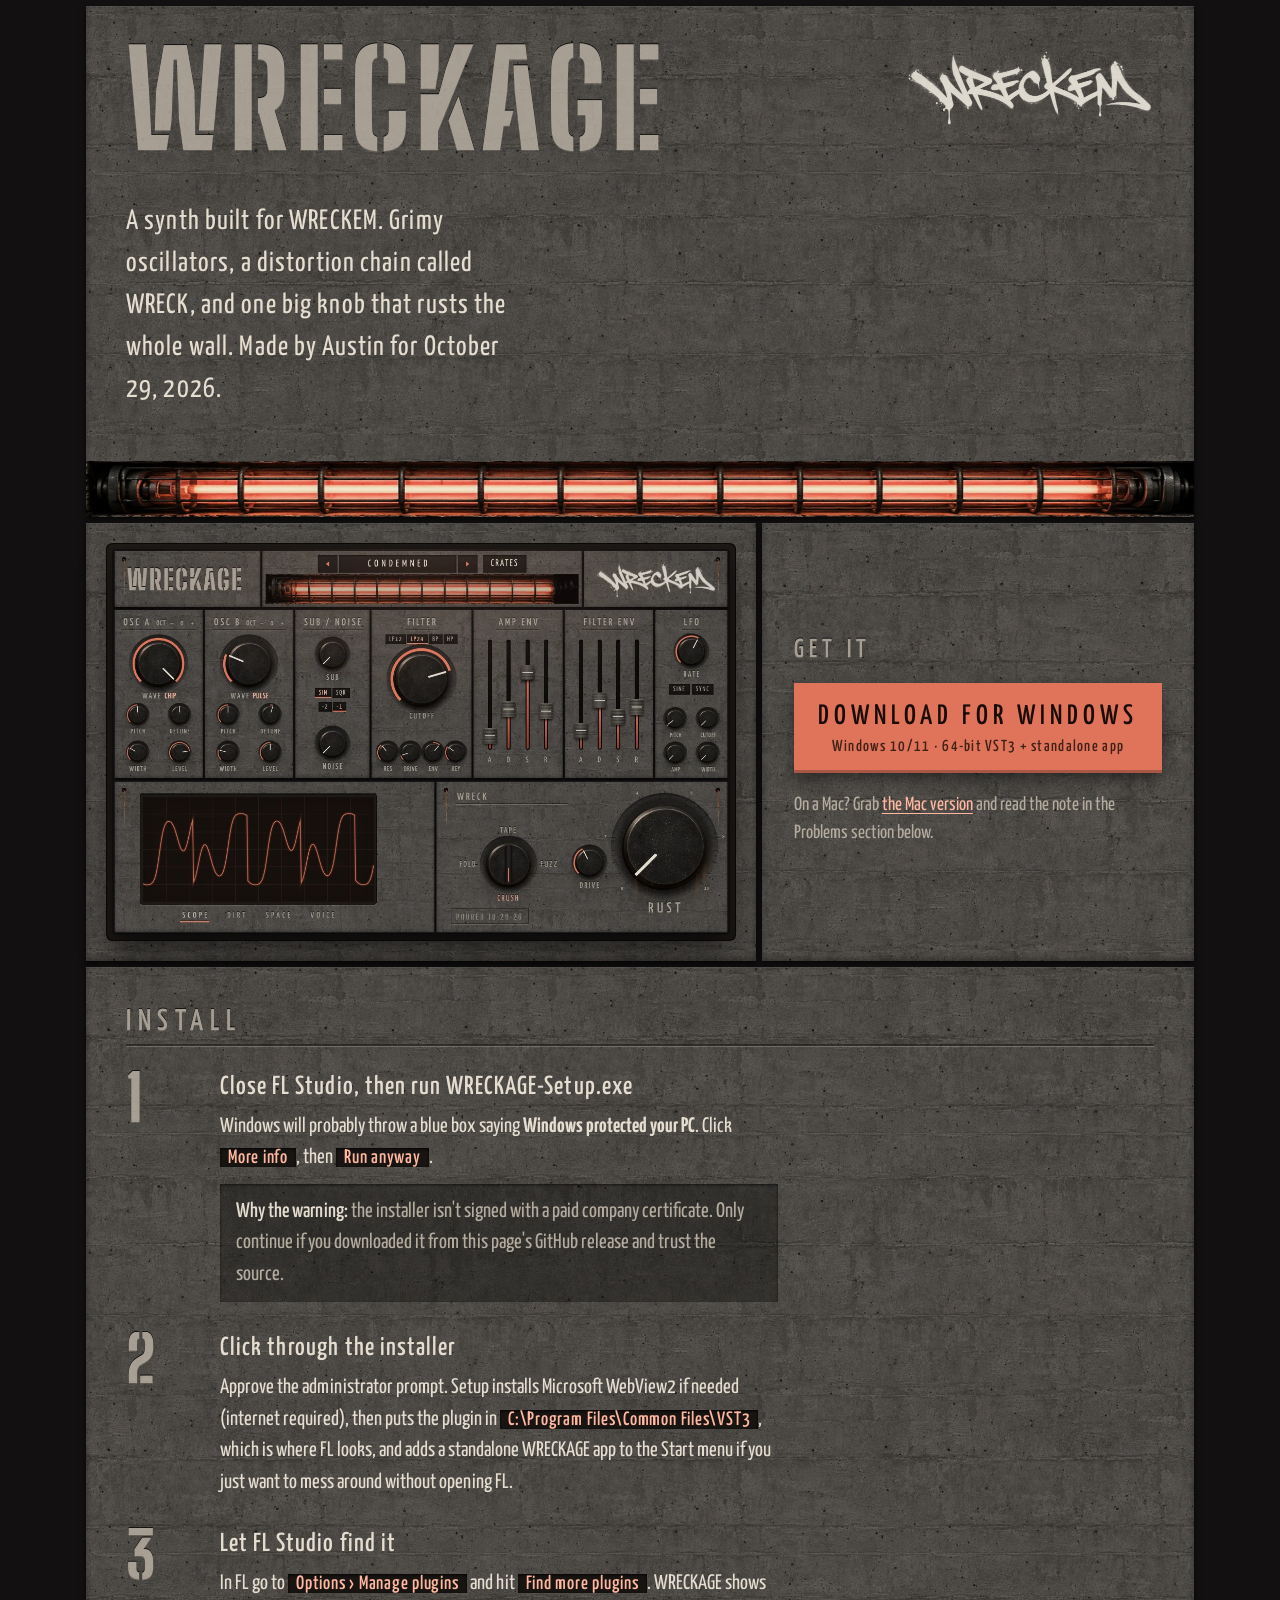
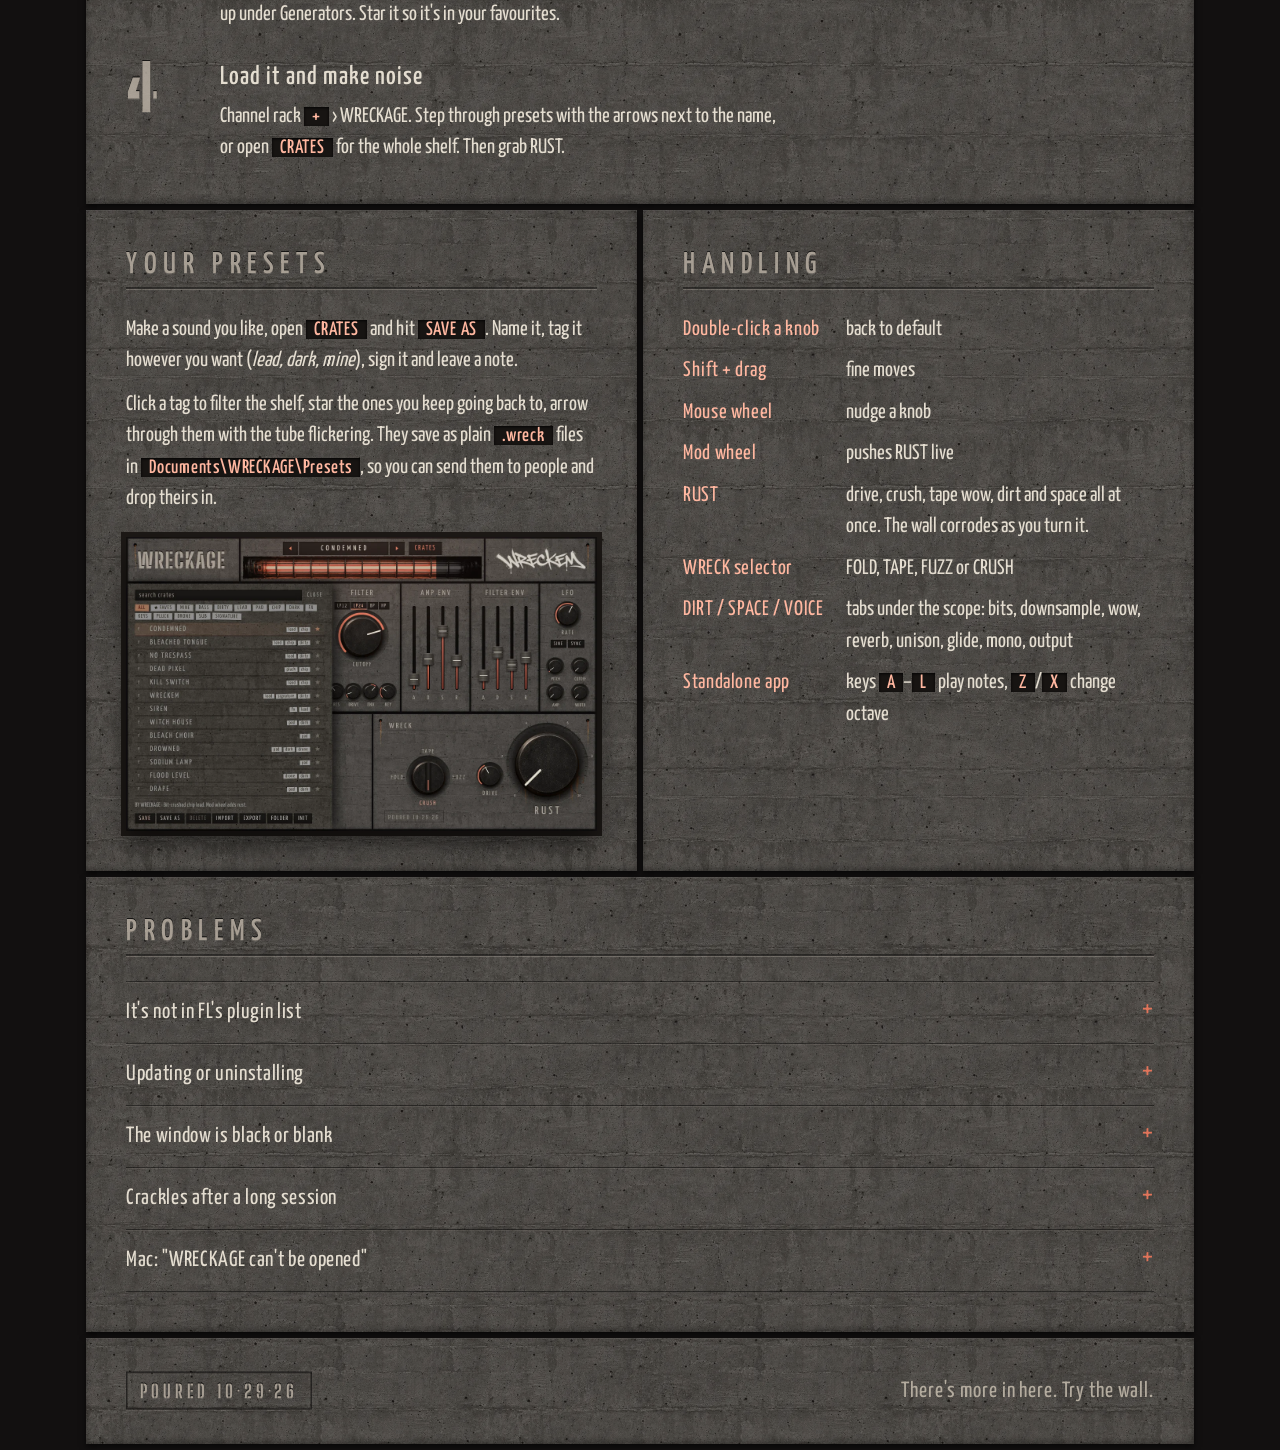
<file: docs/index.html>
<!doctype html>
<html lang="en">
<head>
<meta charset="utf-8">
<meta name="viewport" content="width=device-width, initial-scale=1">
<title>WRECKAGE · install</title>
<meta name="description" content="WRECKAGE, a synth built for WRECKEM. How to install it in FL Studio.">
<meta name="theme-color" content="#121010">
<style>
@font-face { font-family: "Stencil"; src: url("assets/stencil.ttf") format("truetype"); font-weight: 100 900; font-display: swap; }
@font-face { font-family: "Yanone"; src: url("assets/yanone.ttf") format("truetype"); font-weight: 200 700; font-display: swap; }

:root {
  --ground: #121010;
  --slab: #3f3c39;
  --bone: #e4ddd0;
  --bone-dim: #b3ab9e;
  --cut: #b2a99e;
  --coral: #e0745a;
  --coral-hot: #ffb7a0;
  --well: #171412;
  color-scheme: dark;
}
* { box-sizing: border-box; margin: 0; padding: 0; }
html { background: var(--ground); }
body {
  font: 400 21px/1.5 "Yanone", sans-serif;
  color: var(--bone);
  background: var(--ground);
  -webkit-font-smoothing: antialiased;
}
::selection { background: var(--coral); color: var(--ground); }
a { color: var(--coral-hot); text-underline-offset: 3px; }
a:hover { color: var(--bone); }
:focus-visible { outline: 2px solid var(--coral); outline-offset: 3px; }

/* concrete slabs separated by black shadow gaps, the same wall as the plugin */
.slab {
  background-color: var(--slab);
  background-image: linear-gradient(rgba(42, 43, 46, 0.42), rgba(42, 43, 46, 0.42)), url("assets/concrete.webp");
  background-size: auto, 420px 420px;
  box-shadow: inset 0 1px 0 rgba(255, 255, 255, 0.06), inset 0 -2px 6px rgba(0, 0, 0, 0.35), 0 3px 6px rgba(0, 0, 0, 0.6);
  position: relative;
}
.wall { max-width: 1120px; margin: 0 auto; padding: 6px; display: grid; grid-template-columns: minmax(0, 1fr); gap: 6px; }
.wall * { min-width: 0; }

/* engraved lettering: bone cut through the concrete, dark top lip, lit bottom lip */
.cut {
  background: linear-gradient(rgba(178, 169, 158, 0.86), rgba(178, 169, 158, 0.86)), url("assets/concrete.webp") 0 0 / 300px 300px;
  -webkit-background-clip: text; background-clip: text;
  -webkit-text-fill-color: transparent; color: transparent;
  filter: drop-shadow(0 -1px 0 rgba(0, 0, 0, 0.7)) drop-shadow(0 1px 0 rgba(236, 228, 214, 0.14));
}

/* ---------- top band ---------- */
.band { display: grid; grid-template-columns: 1fr auto; align-items: end; gap: 24px; padding: 34px 40px 0; overflow: hidden; }
.wordmark { font: 800 clamp(64px, 12vw, 132px)/0.9 "Stencil", sans-serif; letter-spacing: 0.04em; }
.tag { width: clamp(150px, 22vw, 250px); opacity: 0.85; align-self: start; margin-top: 6px; }
.lede { grid-column: 1 / -1; font-size: clamp(22px, 2.6vw, 28px); letter-spacing: 0.04em; color: var(--bone); max-width: 34ch; margin: 18px 0 26px; }
.tube { grid-column: 1 / -1; height: clamp(34px, 5vw, 56px); margin: 0 -40px; background: url("assets/tube.webp") center / 100% 100% no-repeat; filter: brightness(0.95); }

/* ---------- hero shot + download ---------- */
.hero { display: grid; grid-template-columns: minmax(0, 1.55fr) minmax(0, 1fr); gap: 6px; }
.shot { padding: 26px; display: grid; place-items: center; }
.shot img { width: 100%; height: auto; display: block; border-radius: 2px; box-shadow: 0 18px 30px rgba(0, 0, 0, 0.55), 0 0 0 5px #1d1916, 0 0 0 6px #0b0908; }
.get { padding: 34px 32px; display: flex; flex-direction: column; gap: 18px; justify-content: center; }
.get h2 { font: 500 26px/1.1 "Yanone", sans-serif; letter-spacing: 0.2em; }
.dl {
  display: block; text-align: center; text-decoration: none;
  font: 500 28px/1 "Yanone", sans-serif; letter-spacing: 0.18em;
  padding: 20px 18px 18px; color: #1a0d08; background: var(--coral);
  box-shadow: inset 0 -3px 0 rgba(0, 0, 0, 0.25), 0 6px 14px rgba(0, 0, 0, 0.45);
  transition: background-color 0.15s ease-out, transform 0.15s ease-out;
}
.dl:hover { background: var(--coral-hot); color: #1a0d08; transform: translateY(-1px); }
.dl small { display: block; font-size: 16px; letter-spacing: 0.08em; margin-top: 8px; opacity: 0.8; }
.get p { color: var(--bone-dim); font-size: 19px; }

/* ---------- steps ---------- */
.steps { padding: 40px; }
.steps > h2, .section > h2 { font: 500 30px/1 "Yanone", sans-serif; letter-spacing: 0.22em; margin-bottom: 26px; padding-bottom: 8px;
  box-shadow: 0 1px 0 rgba(0, 0, 0, 0.5), 0 2px 0 rgba(236, 228, 214, 0.16); }
ol { list-style: none; counter-reset: step; display: grid; gap: 30px; }
ol > li { counter-increment: step; display: grid; grid-template-columns: 74px minmax(0, 1fr); gap: 20px; align-items: start; }
ol > li::before {
  content: counter(step);
  font: 800 64px/0.85 "Stencil", sans-serif;
  background: linear-gradient(rgba(178, 169, 158, 0.86), rgba(178, 169, 158, 0.86)), url("assets/concrete.webp") 0 0 / 300px 300px;
  -webkit-background-clip: text; background-clip: text; -webkit-text-fill-color: transparent;
  filter: drop-shadow(0 -1px 0 rgba(0, 0, 0, 0.7)) drop-shadow(0 1px 0 rgba(236, 228, 214, 0.14));
}
li h3 { font: 500 26px/1.3 "Yanone", sans-serif; letter-spacing: 0.04em; margin-bottom: 6px; color: var(--bone); }
li p { max-width: 62ch; color: var(--bone); }
li p + p { margin-top: 8px; }
.path, kbd {
  font: 500 0.92em "Yanone", sans-serif; letter-spacing: 0.04em;
  background: var(--well); color: var(--coral-hot); padding: 1px 8px 0; white-space: nowrap;
  box-shadow: inset 0 1px 3px rgba(0, 0, 0, 0.85);
}
.note { margin-top: 10px; padding: 12px 16px; background: rgba(10, 8, 7, 0.38); box-shadow: inset 0 1px 3px rgba(0, 0, 0, 0.6); color: var(--bone-dim); max-width: 62ch; }
.note b { color: var(--bone); font-weight: 500; }

/* ---------- sections ---------- */
.pair { display: grid; grid-template-columns: minmax(0, 1fr) minmax(0, 1fr); gap: 6px; }
.section { padding: 40px; }
.section p { max-width: 58ch; }
.section p + p { margin-top: 12px; }
.section img { width: 100%; height: auto; display: block; margin-top: 22px; box-shadow: 0 14px 24px rgba(0, 0, 0, 0.5), 0 0 0 5px #1d1916; }
dl { display: grid; grid-template-columns: auto 1fr; gap: 10px 22px; }
dt { color: var(--coral-hot); letter-spacing: 0.03em; white-space: nowrap; }
dd { color: var(--bone); }

details { border-top: 1px solid rgba(0, 0, 0, 0.45); box-shadow: 0 1px 0 rgba(236, 228, 214, 0.08) inset; }
details:last-of-type { border-bottom: 1px solid rgba(0, 0, 0, 0.45); }
summary { cursor: pointer; padding: 14px 0; font-size: 22px; letter-spacing: 0.03em; list-style: none; display: flex; justify-content: space-between; gap: 12px; }
summary::-webkit-details-marker { display: none; }
summary::after { content: "+"; color: var(--coral); font-size: 26px; line-height: 1; }
details[open] summary::after { content: "–"; }
details p { padding: 0 0 16px; color: var(--bone-dim); }

.foot { padding: 34px 40px; display: flex; justify-content: space-between; align-items: center; gap: 24px; flex-wrap: wrap; }
.stamp { font: 700 18px "Stencil", sans-serif; letter-spacing: 0.22em; padding: 8px 14px; box-shadow: inset 0 0 0 1.5px rgba(10, 8, 7, 0.45); }
.hint { font-size: 22px; letter-spacing: 0.04em; color: var(--bone-dim); }

@media (max-width: 820px) {
  body { font-size: 19px; }
  .band { padding: 24px 18px 0; grid-template-columns: 1fr; }
  .tag { order: -1; }
  .tube { margin: 0 -18px; }
  .hero, .pair { grid-template-columns: minmax(0, 1fr); }
  .dl { font-size: 22px; letter-spacing: 0.1em; padding: 18px 12px 16px; }
  .wordmark { font-size: 64px; }
  .shot { padding: 14px; }
  .get, .steps, .section, .foot { padding: 26px 18px; }
  ol > li { grid-template-columns: 46px minmax(0, 1fr); gap: 12px; }
  ol > li::before { font-size: 44px; }
  dl { grid-template-columns: 1fr; gap: 2px; }
  dd { margin-bottom: 10px; }
  .path, kbd { white-space: normal; overflow-wrap: anywhere; }
}
@media (prefers-reduced-motion: reduce) { .dl { transition: none; } }
</style>
</head>
<body>
<main class="wall">

  <header class="slab band">
    <h1 class="wordmark cut">WRECKAGE</h1>
    <img class="tag" src="assets/tag.webp" alt="WRECKEM">
    <p class="lede">A synth built for WRECKEM. Grimy oscillators, a distortion chain called WRECK, and one big knob that rusts the whole wall. Made by Austin for October 29, 2026.</p>
    <div class="tube" aria-hidden="true"></div>
  </header>

  <section class="hero">
    <div class="slab shot"><img src="assets/wreckage-ui.webp" width="1200" height="750" alt="The WRECKAGE plugin window: concrete panels, black knobs with coral arcs, a glowing fluorescent tube meter and a giant RUST knob."></div>
    <div class="slab get">
      <h2 class="cut">GET IT</h2>
      <a class="dl" href="https://github.com/AUstnnnnnn/wreckage/releases/latest/download/WRECKAGE-Setup.exe">DOWNLOAD FOR WINDOWS<small>Windows 10/11 · 64-bit VST3 + standalone app</small></a>
      <p>On a Mac? Grab <a href="https://github.com/AUstnnnnnn/wreckage/releases/latest/download/WRECKAGE-mac.zip">the Mac version</a> and read the note in the Problems section below.</p>
    </div>
  </section>

  <section class="slab steps" aria-labelledby="install">
    <h2 id="install" class="cut">INSTALL</h2>
    <ol>
      <li>
        <div>
          <h3>Close FL Studio, then run WRECKAGE-Setup.exe</h3>
          <p>Windows will probably throw a blue box saying <b>Windows protected your PC</b>. Click <span class="path">More info</span>, then <span class="path">Run anyway</span>.</p>
          <p class="note"><b>Why the warning:</b> the installer isn't signed with a paid company certificate. Only continue if you downloaded it from this page's GitHub release and trust the source.</p>
        </div>
      </li>
      <li>
        <div>
          <h3>Click through the installer</h3>
          <p>Approve the administrator prompt. Setup installs Microsoft WebView2 if needed (internet required), then puts the plugin in <span class="path">C:\Program Files\Common Files\VST3</span>, which is where FL looks, and adds a standalone WRECKAGE app to the Start menu if you just want to mess around without opening FL.</p>
        </div>
      </li>
      <li>
        <div>
          <h3>Let FL Studio find it</h3>
          <p>In FL go to <span class="path">Options › Manage plugins</span> and hit <span class="path">Find more plugins</span>. WRECKAGE shows up under Generators. Star it so it's in your favourites.</p>
        </div>
      </li>
      <li>
        <div>
          <h3>Load it and make noise</h3>
          <p>Channel rack <span class="path">+</span> › WRECKAGE. Step through presets with the arrows next to the name, or open <span class="path">CRATES</span> for the whole shelf. Then grab RUST.</p>
        </div>
      </li>
    </ol>
  </section>

  <section class="pair">
    <div class="slab section" aria-labelledby="presets">
      <h2 id="presets" class="cut">YOUR PRESETS</h2>
      <p>Make a sound you like, open <span class="path">CRATES</span> and hit <span class="path">SAVE AS</span>. Name it, tag it however you want (<i>lead, dark, mine</i>), sign it and leave a note.</p>
      <p>Click a tag to filter the shelf, star the ones you keep going back to, arrow through them with the tube flickering. They save as plain <span class="path">.wreck</span> files in <span class="path">Documents\WRECKAGE\Presets</span>, so you can send them to people and drop theirs in.</p>
      <img src="assets/crates.webp" width="1200" height="750" alt="The CRATES preset browser open on the left: a search box, tag chips and a shelf of presets with tags and stars.">
    </div>
    <div class="slab section" aria-labelledby="controls">
      <h2 id="controls" class="cut">HANDLING</h2>
      <dl>
        <dt>Double-click a knob</dt><dd>back to default</dd>
        <dt>Shift + drag</dt><dd>fine moves</dd>
        <dt>Mouse wheel</dt><dd>nudge a knob</dd>
        <dt>Mod wheel</dt><dd>pushes RUST live</dd>
        <dt>RUST</dt><dd>drive, crush, tape wow, dirt and space all at once. The wall corrodes as you turn it.</dd>
        <dt>WRECK selector</dt><dd>FOLD, TAPE, FUZZ or CRUSH</dd>
        <dt>DIRT / SPACE / VOICE</dt><dd>tabs under the scope: bits, downsample, wow, reverb, unison, glide, mono, output</dd>
        <dt>Standalone app</dt><dd>keys <kbd>A</kbd>–<kbd>L</kbd> play notes, <kbd>Z</kbd>/<kbd>X</kbd> change octave</dd>
      </dl>
    </div>
  </section>

  <section class="slab section" aria-labelledby="problems">
    <h2 id="problems" class="cut">PROBLEMS</h2>
    <details>
      <summary>It's not in FL's plugin list</summary>
      <p>Run Find more plugins again from Options › Manage plugins. If it still isn't there, check that <span class="path">C:\Program Files\Common Files\VST3\WRECKAGE.vst3</span> exists and that the scan paths in Manage plugins include that folder.</p>
    </details>
    <details>
      <summary>Updating or uninstalling</summary>
      <p>Close FL Studio and WRECKAGE before running a new installer. To remove it, open Windows Settings › Apps › WRECKAGE › Uninstall. Your saved presets stay in Documents\WRECKAGE\Presets.</p>
    </details>
    <details>
      <summary>The window is black or blank</summary>
      <p>The interface runs on Microsoft's WebView2, which comes with Windows 11 and up-to-date Windows 10. If it's missing, install the Evergreen runtime from <a href="https://developer.microsoft.com/microsoft-edge/webview2/">Microsoft's WebView2 page</a> and reopen FL.</p>
    </details>
    <details>
      <summary>Crackles after a long session</summary>
      <p>FL's uneven buffer sizes upset a lot of plugins. Open WRECKAGE’s FL plugin wrapper settings, go to <span class="path">Processing</span>, and try <span class="path">Use fixed size buffers</span>.</p>
    </details>
    <details>
      <summary>Mac: "WRECKAGE can't be opened"</summary>
      <p>It isn't notarized by Apple. Unzip, copy the .vst3 to <span class="path">~/Library/Audio/Plug-Ins/VST3</span> and the .component to <span class="path">~/Library/Audio/Plug-Ins/Components</span>, then run this once in Terminal:<br><span class="path">xattr -dr com.apple.quarantine ~/Library/Audio/Plug-Ins/VST3/WRECKAGE.vst3 ~/Library/Audio/Plug-Ins/Components/WRECKAGE.component</span></p>
    </details>
  </section>

  <footer class="slab foot">
    <p class="stamp cut">POURED 10·29·26</p>
    <p class="hint">There's more in here. Try the wall.</p>
  </footer>

</main>
</body>
</html>
</file>
